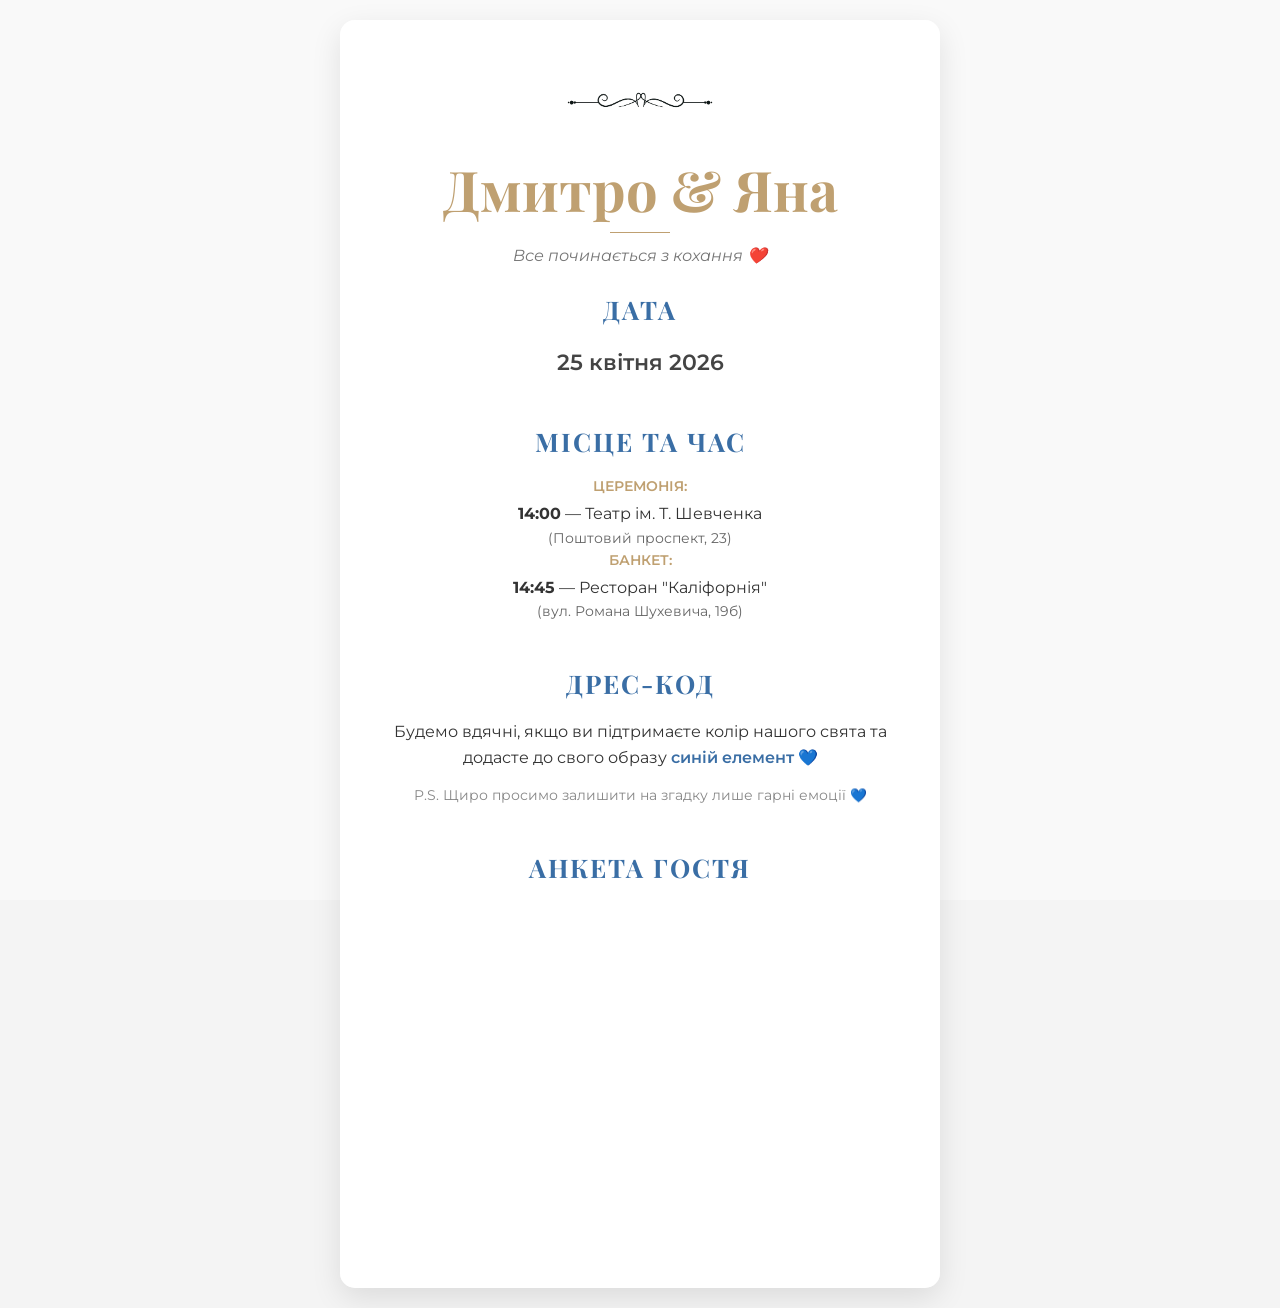
<file: index.html>
<!DOCTYPE html>
<html lang="uk">
<head>
    <meta charset="UTF-8">
    <meta name="viewport" content="width=device-width, initial-scale=1.0">
    <title>Запрошення на весілля: Дмитро та Яна</title>
    <link href="https://fonts.googleapis.com/css2?family=Playfair+Display:wght@400;700&family=Montserrat:wght@300;400;600&display=swap" rel="stylesheet">
    <link rel="stylesheet" href="style.css">
</head>
<body>

    <div class="overlay"></div>

    <div class="container">
        <header class="header">
            <div class="invitation-container">
                <img src="decorative-line-divider-design.png" alt="Орнамент" class="main-ornament">
                <h1>Дмитро & Яна</h1>
                <div class="divider"></div>
                <p class="tagline">Все починається з кохання ❤️</p>
            </div>
        </header>

        <section class="section date-section">
            <h2>Дата</h2>
            <p class="date-text">25 квітня 2026</p>
        </section>

        <section class="section location-section">
            <h2>Місце та час</h2>
            <div class="location-item">
                <span class="location-label">Церемонія:</span>
                <p><strong>14:00</strong> — Театр ім. Т. Шевченка</p>
                <p class="address">(Поштовий проспект, 23)</p>
            </div>

            <div class="location-item">
                <span class="location-label">Банкет:</span>
                <p><strong>14:45</strong> — Ресторан "Каліфорнія"</p>
                <p class="address">(вул. Романа Шухевича, 19б)</p>
            </div>
        </section>

        <section class="section dress-code">
            <h2>Дрес-код</h2>
            <p>Будемо вдячні, якщо ви підтримаєте колір нашого свята та додасте до свого образу <span class="blue-accent">синій елемент</span> 💙</p>
            <p class="ps-text">P.S. Щиро просимо залишити на згадку лише гарні емоції 💙</p>
        </section>

        <section class="section form-section">
            <h2>Анкета гостя</h2>
            <div class="iframe-container">
                <iframe 
                    src="https://docs.google.com/forms/d/e/1FAIpQLSdQZmm0JDK-WhMOCIQ-hjHEnZkECbE5-_Vjdopoh-2s8sxrew/viewform?embedded=true" 
                    width="100%" height="600" frameborder="0" marginheight="0" marginwidth="0">Завантаження...</iframe>
            </div>
        </section>
    </div>
</body>
</html>
</file>
<file: style.css>
/* Основні налаштування */
* {
    box-sizing: border-box;
    margin: 0;
    padding: 0;
}

body {
    font-family: 'Montserrat', sans-serif;
    color: #333;
    line-height: 1.6;
    background-color: #f4f4f4;
    background-image: url('https://st3.depositphotos.com/9563468/37385/i/450/depositphotos_373853578-stock-photo-floral-spring-blue-background-blue.jpg');
    background-size: cover;
    background-position: center;
    background-attachment: fixed;
    display: flex;
    justify-content: center;
    padding: 20px;
}

.overlay {
    position: fixed;
    top: 0;
    left: 0;
    width: 100%;
    height: 100%;
    background: rgba(255, 255, 255, 0.4); /* Світле затемнення для читабельності */
    z-index: -1;
}

.container {
    max-width: 600px;
    width: 100%;
    background: rgba(255, 255, 255, 0.95);
    padding: 30px 20px;
    border-radius: 15px;
    box-shadow: 0 10px 30px rgba(0,0,0,0.1);
    text-align: center;
    z-index: 1;
}

/* Стиль орнамента та заголовка */
.main-ornament {
    max-width: 150px; /* Ширина орнаменту */
    height: auto;
    display: block;
    margin: 0 auto 5px auto; /* Мінімальний відступ знизу до тексту */
}

h1 {
    font-family: 'Playfair Display', serif;
    font-size: clamp(2rem, 8vw, 3.5rem);
    color: #bfa071;
    margin: 0 auto 10px auto; /* Прибрали відступ зверху, мінімальний знизу */
    line-height: 1.2;
}

h2 {
    font-family: 'Playfair Display', serif;
    font-size: 1.6rem;
    color: #3a6ea5;
    margin-bottom: 15px;
    text-transform: uppercase;
    letter-spacing: 2px;
}

/* Елементи дизайну */
.divider {
    width: 60px;
    height: 1px;
    background: #bfa071;
    margin: 10px auto;
}

.tagline {
    font-style: italic;
    color: #777;
    font-size: 1rem;
    margin-bottom: 20px;
}

.section {
    margin-bottom: 40px;
}

.date-text {
    font-size: 1.4rem;
    font-weight: 600;
    color: #444;
}

.location-label {
    display: block;
    font-weight: 600;
    color: #bfa071;
    text-transform: uppercase;
    font-size: 0.85rem;
    margin-bottom: 3px;
}

.address {
    font-size: 0.9rem;
    color: #666;
}

.blue-accent {
    color: #3a6ea5;
    font-weight: 600;
}

.ps-text {
    font-size: 0.85rem;
    margin-top: 15px;
    color: #888;
}

/* Адаптація iframe */
.iframe-container {
    position: relative;
    width: 100%;
    overflow: hidden;
    padding-top: 56.25%; /* Співвідношення сторін */
}

.iframe-container iframe {
    position: absolute;
    top: 0;
    left: 0;
    width: 100%;
    height: 100%;
    border-radius: 10px;
}

/* Повна адаптація під мобільні */
@media (max-width: 480px) {
    body {
        padding: 10px;
    }
    .container {
        padding: 20px 15px;
    }
    h1 {
        font-size: 2.2rem;
    }
    .main-ornament {
        max-width: 120px;
    }
}
</file>
